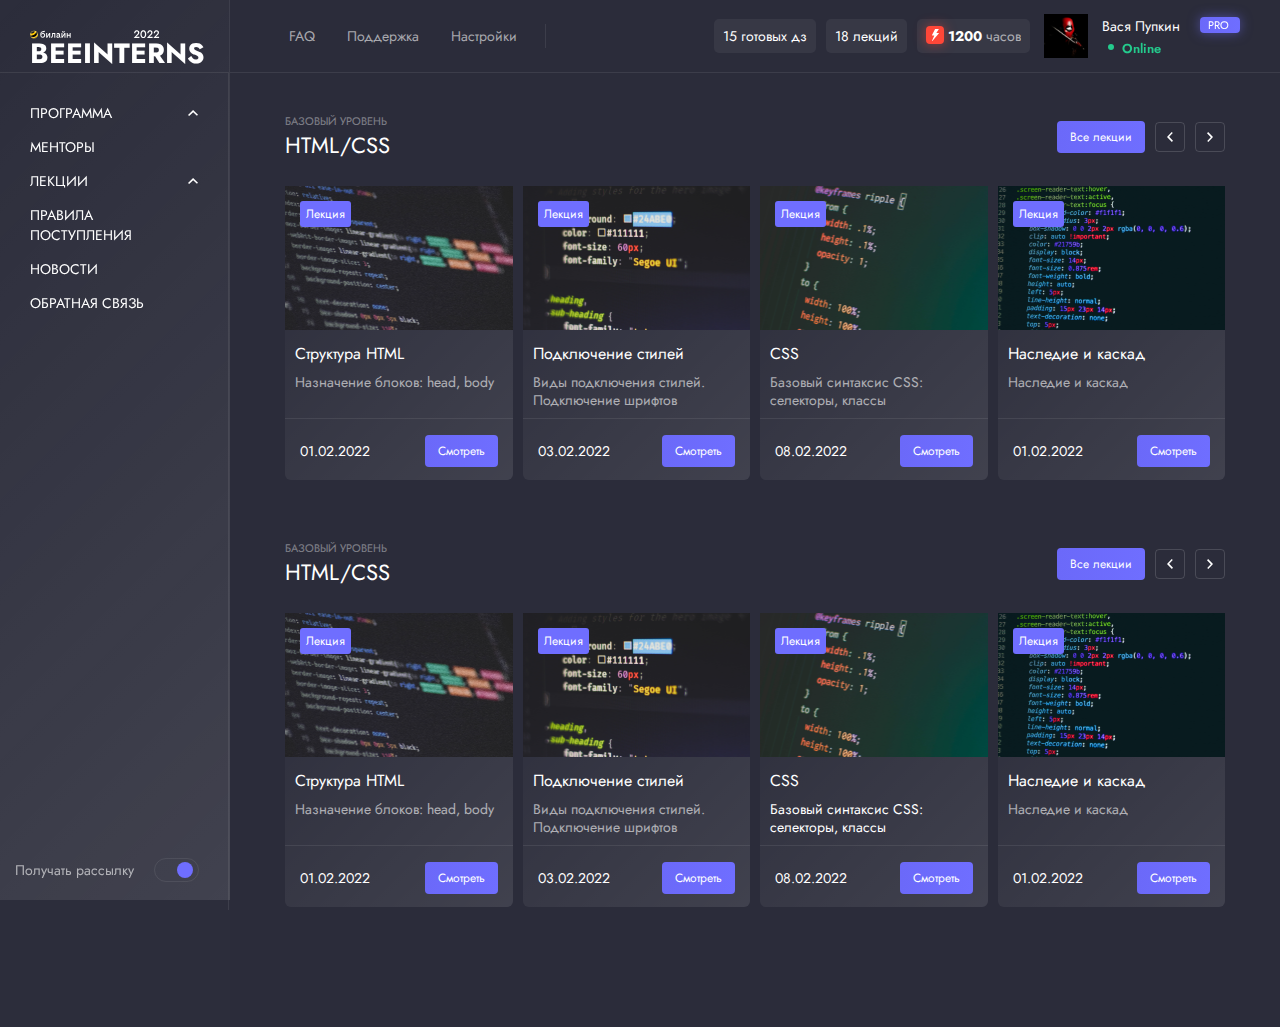
<file: index.html>
<!DOCTYPE html>
<html lang="ru">
<head>
    <meta charset="UTF-8">
    <meta http-equiv="X-UA-Compatible" content="IE=edge">
    <meta name="viewport" content="width=device-width, initial-scale=1.0">
    <meta name="author" content="Denis Nozdrevatykh">
    <meta name="discription" content="Final work">
    <link rel="stylesheet" href="../css/common.css">
    <link rel="stylesheet" href="../css/header.css">
    <link rel="stylesheet" href="../css/main.css">
    <link rel="stylesheet" href="../css/aside.css">
    <link rel="stylesheet" href="../css/fonts.css">
    <title>BeeInterns</title>
</head>
<body>
    <header class="header">
            <div class="header-topbar">
                <div class="header-nav">
                    <a class="header-link" tabindex="0">FAQ</a>
                    <a class="header-link" tabindex="0">Поддержка</a>
                    <a class="header-link" tabindex="0">Настройки</a>
                </div>
                <div class="header-profile">
                    <div class="header-profile-statistics">
                        <ul class="statistics-list">
                            <li class="statistics-list-item white-text">15 готовых дз</li>
                            <li class="statistics-list-item white-text">18 лекций</li>
                            <li class="statistics-list-item">
                                <div class="list-item-icon"><img class="icon" src="../images/icon-1.svg" alt="Иконка"></div>
                                <b>1200</b><span class="gray-text"> часов</span>
                            </li>
                        </ul>
                    </div>
                    <div class="header-profile-user">
                        <img src="../images/mulyadi-kL4coQHVj_A-unsplash.svg" alt="аватарка">
                        <div class="user">
                            <span class="user-name">Вася Пупкин</span>
                            <span class="user-status">Online</span>
                        </div>
                        
                    </div>
                </div>
            </div>     
    </header>
    <div class="container">
    <main class="main">
        <div class="lecture-block">
            <div class="lecture-block-header">
                <div class="lecture-block-title">
                    <h3 class="gray-title">Базовый уровень</h3>
                    <h2 class="white-title">html/css</h2>
                </div>
                <div class="lecture-buttons">
                    <button class="lecture-button">Все лекции</button>
                    <button class="lecture-small-buttons">
                        <img class="small-buttons-icon" src="../images/Combined-Shape.svg" alt="назад">
                    </button>
                    <button class="lecture-small-buttons rotate-180">
                        <img class="small-buttons-icon" src="../images/Combined-Shape.svg" alt="далее">
                    </button>
                </div>
            </div>
            <ul class="lecture-list">
                <li class="lecture-list-item">
                    <div class="lecture-list-item-image"></div>
                    <div class="lecture-list-item-text">
                        <h3 class="lecture-list-item-title">Структура HTML</h3>
                        <p class="gray-text">Назначение блоков: head, body</p>
                    </div>
                    <div class="lecture-list-item-date">
                        <span class="white-text">01.02.2022</span>
                        <button class="lecture-button">Смотреть</button>
                    </div>
                </li>
                <li class="lecture-list-item">
                    <div class="lecture-list-item-image"></div>
                    <div class="lecture-list-item-text">
                        <h3 class="lecture-list-item-title">Подключение стилей</h3>
                        <p class="gray-text">Виды подключения стилей.<br>Подключение шрифтов</p>
                    </div>
                    <div class="lecture-list-item-date">
                        <span class="white-text">03.02.2022</span>
                        <button class="lecture-button">Смотреть</button>
                    </div>
                </li>
                <li class="lecture-list-item">
                    <div class="lecture-list-item-image"></div>
                    <div class="lecture-list-item-text">
                        <h3 class="lecture-list-item-title">CSS</h3>
                        <p class="gray-text">Базовый синтаксис CSS:<br>селекторы, классы</p>
                    </div>
                    <div class="lecture-list-item-date">
                        <span class="white-text">08.02.2022</span>
                        <button class="lecture-button">Смотреть</button>
                    </div>
                </li>
                <li class="lecture-list-item">
                    <div class="lecture-list-item-image"></div>
                    <div class="lecture-list-item-text">
                        <h3 class="lecture-list-item-title">Наследие и каскад</h3>
                        <p class="gray-text">Наследие и каскад</p>
                    </div>
                    <div class="lecture-list-item-date">
                        <span class="white-text">01.02.2022</span>
                        <button class="lecture-button">Смотреть</button>
                    </div>
                </li>
            </ul>
            <div class="lecture-block-header">
                <div class="lecture-block-title">
                    <h3 class="gray-title">Базовый уровень</h3>
                    <h2 class="white-title">html/css</h2>
                </div>
                <div class="lecture-buttons">
                    <div class="lecture-button">Все лекции</div>
                    <button class="lecture-small-buttons">
                        <img class="small-buttons-icon" src="../images/Combined-Shape.svg" alt="назад">
                    </button>
                    <button class="lecture-small-buttons rotate-180">
                        <img class="small-buttons-icon " src="../images/Combined-Shape.svg" alt="далее">
                    </button>
                </div>
            </div>
            <ul class="lecture-list">
                <li class="lecture-list-item">
                    <div class="lecture-list-item-image"></div>
                    <div class="lecture-list-item-text">
                        <h3 class="lecture-list-item-title">Структура HTML</h3>
                        <p class="gray-text">Назначение блоков: head, body</p>
                    </div>
                    <div class="lecture-list-item-date">
                        <span class="white-text">01.02.2022</span>
                        <button class="lecture-button">Смотреть</button>
                    </div>
                </li>
                <li class="lecture-list-item">
                    <div class="lecture-list-item-image"></div>
                    <div class="lecture-list-item-text">
                        <h3 class="lecture-list-item-title">Подключение стилей</h3>
                        <p class="gray-text">Виды подключения стилей.<br>Подключение шрифтов</p>
                    </div>
                    <div class="lecture-list-item-date">
                        <span class="white-text">03.02.2022</span>
                        <button class="lecture-button">Смотреть</button>
                    </div>
                </li>
                <li class="lecture-list-item">
                    <div class="lecture-list-item-image"></div>
                    <div class="lecture-list-item-text">
                        <h3 class="lecture-list-item-title">CSS</h3>
                        <p class="white-text">Базовый синтаксис CSS:<br>селекторы, классы</p>
                    </div>
                    <div class="lecture-list-item-date">
                        <span class="white-text">08.02.2022</span>
                        <button class="lecture-button">Смотреть</button>
                    </div>
                </li>
                <li class="lecture-list-item">
                    <div class="lecture-list-item-image"></div>
                    <div class="lecture-list-item-text">
                        <h3 class="lecture-list-item-title">Наследие и каскад</h3>
                        <p class="gray-text">Наследие и каскад</p>
                    </div>
                    <div class="lecture-list-item-date">
                        <span class="white-text">01.02.2022</span>
                        <button class="lecture-button">Смотреть</button>
                    </div>
                </li>
            </ul>
        </div>  
    </main>
    <aside class="side">
        <div class="side-bar-header">
            <div class="white-title-big-suptitle">
                <img src="../images/Beeline_2021.svg" alt="Лого beeline">
                <img src="../images/2022.svg" alt="Год">
             </div>
            <h1 class="white-title-big"><a href="https://beeline-interns.ru/?utm_source=ip&utm_medium=Profenture&utm_campaign=tg-post">beeinterns</a></h1>
        </div>
    <div class="sidebar">
        <nav class="sidebar-nav">
            <ul class="sidebar-nav-menu">
                <li class="show-submenu">
                   <div class="menu-item uppercase"><span class="white-text"><a href="#">программа</a></span><img src="../images/pointer.svg" alt="далее"></div>
                </li>
                <li>
                    <div class="menu-item uppercase"><span class="white-text"><a href="#">менторы</a></span></div>
                </li>
                <li class="submenu show-submenu" tabindex="0">
                    <div class="menu-item uppercase"><span class="white-text"><a href="#">лекции</a></span><img src="../images/pointer.svg" alt="далее"></div>
                    <ul class="sidebar-nav-submenu">
                        <li>
                            <svg class="sub-menu-icon" width="18" height="18" viewBox="0 0 18 18" fill="none" xmlns="http://www.w3.org/2000/svg">
                            <path opacity="0.5" fill-rule="evenodd" clip-rule="evenodd" d="M3.96574 2.89327C3.8451 3.11518 3.69276 3.32165 3.50903 3.50536C3.31637 3.69774 3.09803 3.85472 2.86394 3.97857C2.5842 4.12662 2.80533 4.44373 2.80533 4.44373C3.09165 4.8793 3.35272 5.31692 3.56858 5.69816L2.11942 7.14598H0.712574C0.442009 7.14598 0.222679 7.36547 0.222679 7.63607C0.222679 7.90654 0.442009 8.12603 0.712574 8.12603H2.32201C2.45226 8.12603 2.57675 8.07443 2.66862 7.98264L7.96448 2.69282C8.05646 2.60084 8.10807 2.47606 8.10807 2.34619V0.729117C8.10807 0.458396 7.88868 0.239339 7.61805 0.239339C7.34718 0.239339 7.12779 0.458334 7.12779 0.729117V2.14307L5.6844 3.58443C5.29481 3.35452 4.84194 3.07264 4.39323 2.76266C4.39317 2.76278 4.13613 2.57982 3.96574 2.89327ZM1.64956 3.29473C1.2088 3.29473 0.794574 3.12331 0.482699 2.81196C0.171382 2.50093 0 2.08719 0 1.64734C0 1.20717 0.171444 0.793805 0.482699 0.482832C0.794512 0.171736 1.2088 0.000124454 1.64956 4.76837e-07C2.09008 4.76837e-07 2.50437 0.171798 2.81593 0.482832C3.1275 0.793867 3.29913 1.20736 3.29913 1.64734C3.29913 2.08725 3.12744 2.50099 2.81593 2.81196C2.50443 3.12331 2.09008 3.29473 1.64956 3.29473ZM6.26287 6.69248C6.04565 6.47547 5.69023 6.47547 5.47301 6.69242L4.92655 7.23827C4.70933 7.45521 4.70933 7.81028 4.92655 8.02723L14.255 17.3448C14.4722 17.5618 14.9001 17.762 15.2058 17.7898L17.4923 17.9977C17.7981 18.0255 18.0255 17.7981 17.9977 17.4924L17.7902 15.2105C17.7624 14.9048 17.5619 14.4772 17.3447 14.2601L8.01571 4.94145C7.79849 4.7245 7.44307 4.7245 7.22585 4.94145L6.67864 5.48804C6.46142 5.70499 6.46142 6.06006 6.67864 6.27707L14.4892 14.0795C14.6042 14.1941 14.6043 14.3804 14.4894 14.4951C14.3747 14.6101 14.1883 14.6101 14.0732 14.4953L6.26287 6.69248Z" fill="white"/>
                            </svg>
                            <span class="gray-text"><a href="#">HTML/CSS</a></span>
                        </li>
                        <li>
                            <svg class="sub-menu-icon" width="12" height="18" viewBox="0 0 12 18" fill="none" xmlns="http://www.w3.org/2000/svg">
                            <path opacity="0.5" fill-rule="evenodd" clip-rule="evenodd" d="M10.3401 8.90373L11.3563 9.83386C11.7239 10.1685 12.0002 10.8175 12 11.3112V14.9304C12 15.4073 11.7225 15.6207 11.4357 15.6207C11.2918 15.6207 11.1542 15.5712 11.004 15.4735L9.04082 14.1973C8.97158 14.1523 8.90518 14.0976 8.84179 14.0369L6.63545 17.6156C6.48466 17.8602 6.26266 18 6.02629 18C5.79 18 5.568 17.8587 5.41713 17.6141L3.21079 14.0331C3.14739 14.0938 3.08084 14.1445 3.01161 14.1895L1.04834 15.4578C0.898026 15.5554 0.7485 15.5891 0.604579 15.5891H0.603789C0.317053 15.5891 0 15.4073 0 14.9305V11.3113C0 10.8175 0.302526 10.1685 0.670105 9.83386L1.70668 8.90366C1.68087 8.43957 1.67021 8.06254 1.67021 7.85269C1.67021 4.7203 3.17432 1.82226 5.69416 0.100478C5.78874 0.0357291 5.90629 0 6.02558 0C6.14661 0 6.26061 0.034715 6.35684 0.100556C8.87668 1.82234 10.3795 4.72038 10.3795 7.85269C10.3795 8.06262 10.3659 8.43957 10.3401 8.90373ZM4.53016 6.54499C4.53016 7.36161 5.20011 8.02353 6.02645 8.02353C6.85279 8.02353 7.52274 7.36161 7.52274 6.54499C7.52274 5.72836 6.85287 5.06644 6.02645 5.06644C5.20003 5.06644 4.53016 5.72844 4.53016 6.54499Z" fill="white"/>
                            </svg>
                            <span class="gray-text"><a href="#">GIT</a></span>
                        </li>
                        <li>
                            <svg class="sub-menu-icon" width="14" height="18" viewBox="0 0 14 18" fill="none" xmlns="http://www.w3.org/2000/svg">
                            <path opacity="0.5" d="M0 4.14678V4.52384C0.000142097 6.23524 0.00113678 17.974 0.00113678 17.974C0.102402 17.9842 3.83662 18.0069 5.62485 17.9896C5.81026 17.9878 6.06139 17.892 6.16486 17.7537C6.38054 17.4655 6.18298 17.2454 5.93376 17.0536C4.9069 16.2635 4.97925 14.759 6.06814 14.1122C6.88793 13.6251 7.91109 13.8341 8.46609 14.6022C9.01321 15.3594 8.86945 16.4042 8.13508 17.0055C8.04412 17.0801 7.93795 17.1418 7.86384 17.23C7.63935 17.497 7.77444 17.8927 8.11497 17.9836C8.17104 17.9985 8.2323 17.9989 8.29121 17.9989C10.0677 17.9999 11.8442 17.9999 13.6207 18H13.9975V17.6566C13.9975 15.9335 13.9953 14.2103 13.9997 12.4872C14.0004 12.2136 13.9761 11.9609 13.6767 11.8504C13.3692 11.7369 13.1995 11.9294 13.0297 12.1447C12.3559 12.9987 11.1546 13.095 10.3666 12.3658C9.61177 11.6674 9.62044 10.4567 10.3853 9.76811C11.174 9.058 12.3595 9.1564 13.0217 9.99536C13.191 10.2098 13.3593 10.4074 13.6663 10.3026C13.9671 10.2 14.0008 9.94985 14 9.67323C13.995 7.93841 13.9975 6.20352 13.9975 4.46863V4.14692H13.5967C11.8675 4.14692 10.1384 4.14439 8.40932 4.14952C8.12904 4.15036 7.87876 4.11583 7.77735 3.81585C7.68056 3.52952 7.85666 3.36338 8.06701 3.20239C8.94087 2.5335 9.04839 1.36179 8.31665 0.571428C7.61632 -0.184956 6.39383 -0.191357 5.6925 0.557713C4.9565 1.34399 5.05436 2.52175 5.92055 3.19317C6.12791 3.35396 6.31615 3.51503 6.22541 3.80235C6.12478 4.12075 5.8595 4.15072 5.56715 4.14973C3.83804 4.14396 2.10887 4.14685 0.379761 4.14678H0Z" fill="white"/>
                            </svg>
                            <span class="gray-text"><a href="#">JavaScript</a></span>
                        </li>
                        <li>
                            <svg class="sub-menu-icon" width="12" height="17" viewBox="0 0 12 17" fill="none" xmlns="http://www.w3.org/2000/svg">
                            <path opacity="0.5" fill-rule="evenodd" clip-rule="evenodd" d="M0.0399521 0.395964C0.0393226 0.676407 0.0387091 0.949762 0.0412493 1.22305C0.0426296 1.37131 0.0316702 1.52445 0.0207034 1.67769C-0.00513054 2.03868 -0.0310056 2.40023 0.104283 2.69995C0.23223 2.98355 0.50909 3.20875 0.787775 3.43543C0.928704 3.55006 1.0701 3.66507 1.19294 3.7882C1.36272 3.95825 1.54502 4.01631 1.79339 4.01551C2.34701 4.01391 2.90067 4.01124 3.45434 4.00857C5.45603 3.99892 7.45783 3.98926 9.45834 4.03021C10.2765 4.04697 10.8474 3.83768 11.4004 3.29169C11.8185 2.87864 12.0415 2.49791 11.9936 1.92998C11.9563 1.48753 11.9649 1.04184 11.9736 0.592311C11.9775 0.395624 11.9813 0.198203 11.9813 0H8.7227V0.966619H7.63535V0.00498772H4.36953V0.964092H3.27885V0.00984243H0.0405256C0.0405256 0.140439 0.0402372 0.268929 0.0399521 0.395964ZM2.22377 5.98054H9.78741V5.0342H2.22377V5.98054ZM1.15661 13.9656H10.8782V13.008H1.15661V13.9656ZM11.9587 17H0.0622365V15.0114H11.9587V17ZM2.2973 11.9773H9.72488L8.82337 7.01439H3.19801L2.2973 11.9773Z" fill="white"/>
                            </svg>
                            <span class="gray-text"><a href="#">React</a></span>
                        </li>
                        <li>
                            <svg class="sub-menu-icon" width="16" height="18" viewBox="0 0 16 18" fill="none" xmlns="http://www.w3.org/2000/svg">
                            <path opacity="0.5" fill-rule="evenodd" clip-rule="evenodd" d="M5.47806 1.38347C5.27109 1.50305 5.06317 1.62318 4.85372 1.74383C4.87113 1.76313 4.88447 1.77956 4.89569 1.7934C4.91502 1.81722 4.9281 1.83333 4.94492 1.84306L5.42788 2.12251L5.42793 2.12254L5.42794 2.12255C6.2347 2.58959 7.04143 3.05662 7.85571 3.51031C7.94534 3.5602 8.12518 3.5216 8.22878 3.46344C9.02652 3.01611 9.81845 2.55844 10.6103 2.10082L10.6104 2.10074L10.9251 1.91893C10.9746 1.89029 11.0199 1.85435 11.0673 1.81673L11.0673 1.81672L11.0674 1.81661C11.0899 1.79874 11.1129 1.78049 11.1371 1.76246C11.1192 1.74754 11.1057 1.73569 11.0948 1.72611L11.0948 1.72609C11.0768 1.71021 11.0658 1.70054 11.0533 1.69337L10.8643 1.58437C10.2645 1.23858 9.66464 0.89277 9.064 0.548466C8.95988 0.488784 8.85548 0.415323 8.75098 0.34179C8.50725 0.170281 8.26296 -0.00161864 8.0203 1.15032e-05C7.76077 0.00178307 7.50073 0.176782 7.24291 0.350293C7.14123 0.418719 7.0399 0.486913 6.93908 0.544161C6.45246 0.820474 5.96795 1.10041 5.47806 1.38347ZM1.20161 3.84085C0.984807 3.96571 0.765749 4.09186 0.543744 4.21951C0.758241 4.34288 0.970633 4.4653 1.18143 4.5868L1.18352 4.588L1.184 4.58828C2.01133 5.06513 2.81419 5.52787 3.62366 5.97893C3.70394 6.02368 3.87257 5.96813 3.97298 5.91153C4.80329 5.44333 5.62885 4.96672 6.45435 4.49015L6.45438 4.49013L6.45442 4.49011L6.45445 4.49009L6.45463 4.48999L6.70188 4.34726C6.74434 4.32272 6.78272 4.29122 6.8271 4.25478L6.82713 4.25476C6.84989 4.23607 6.87422 4.21609 6.9015 4.19509C6.69342 4.07563 6.48663 3.95673 6.2808 3.83838L6.27929 3.83751L6.27852 3.83707L6.27851 3.83706C5.47671 3.37603 4.68953 2.92341 3.89781 2.47873C3.81648 2.43307 3.66401 2.4342 3.58239 2.48014C2.79647 2.92239 2.01501 3.37242 1.20177 3.84076L1.20164 3.84083L1.20163 3.84084L1.20161 3.84085ZM11.1999 6.66651C10.9786 6.79359 10.7599 6.91929 10.5434 7.04381L10.5433 7.04385L10.5432 7.04393C9.73318 7.50972 8.95205 7.95889 8.1666 8.40059C8.08349 8.44732 7.9306 8.45536 7.8504 8.41033C7.0499 7.96093 6.25411 7.50326 5.43585 7.03266L5.43542 7.03242C5.22552 6.9117 5.01415 6.79014 4.80083 6.66764L5.22993 6.41949L5.23022 6.41933L5.23098 6.41889C5.54172 6.23913 5.8411 6.06595 6.14082 5.89334C6.2614 5.82389 6.38186 5.75422 6.50231 5.68456L6.50238 5.68452L6.50244 5.68448L6.50251 5.68445L6.50257 5.68441L6.50264 5.68437L6.50271 5.68433L6.50277 5.6843C6.9226 5.4415 7.3424 5.19871 7.76729 4.96504C7.86756 4.90992 8.03534 4.86002 8.11697 4.90547C8.92392 5.35542 9.7245 5.8167 10.5498 6.2922C10.7646 6.41599 10.9811 6.54074 11.1999 6.66651ZM8.5319 12.4023L8.53209 13.0979C8.75656 12.9691 8.9783 12.8421 9.19777 12.7165L9.19785 12.7164C10.0188 12.2464 10.8081 11.7946 11.59 11.3304C11.6785 11.2779 11.7296 11.0973 11.7309 10.9755C11.7405 10.0831 11.7387 9.19051 11.7368 8.29799L11.736 7.90818C11.7359 7.85098 11.7287 7.79376 11.7198 7.72401L11.7198 7.72399L11.7198 7.72394L11.7198 7.72386C11.7151 7.687 11.7099 7.64665 11.7052 7.60096L11.1369 7.9266C10.3003 8.40584 9.48466 8.87312 8.67242 9.34633C8.60541 9.38529 8.53854 9.49115 8.53797 9.56639C8.53114 10.497 8.53151 11.4277 8.5319 12.4023ZM6.69782 12.648C6.94035 12.7916 7.18471 12.9364 7.43358 13.0788C7.43943 13.0462 7.44548 13.0183 7.45087 12.9934L7.45087 12.9934C7.46077 12.9478 7.46842 12.9125 7.46847 12.8773L7.46973 12.3259C7.47202 11.4278 7.47431 10.5298 7.45989 9.63199C7.45804 9.51631 7.33799 9.35991 7.22906 9.29541C6.46456 8.84216 5.69267 8.40124 4.92083 7.96036L4.92062 7.96024L4.92061 7.96024L4.53399 7.73932C4.485 7.71129 4.43171 7.69067 4.36817 7.66609L4.36817 7.66609C4.33523 7.65335 4.29954 7.63954 4.26027 7.62308C4.26027 7.91167 4.26487 8.19625 4.26943 8.47781C4.27988 9.12411 4.29008 9.75446 4.24374 10.3807C4.19453 11.0463 4.41209 11.4202 5.01266 11.7115C5.58668 11.99 6.13736 12.3161 6.69778 12.648L6.69782 12.648ZM8.56076 17.9483C8.55683 17.9165 8.55227 17.8866 8.54792 17.8582C8.53913 17.8007 8.53119 17.7488 8.53104 17.6969C8.53014 17.3643 8.53019 17.0317 8.53024 16.6991V16.6988C8.53033 16.0099 8.53043 15.321 8.52211 14.6322C8.51934 14.4019 8.59657 14.2765 8.79924 14.1635C9.41202 13.8219 10.0195 13.4709 10.627 13.1198L10.627 13.1198L10.6271 13.1198L10.6271 13.1198L10.6271 13.1197L10.6272 13.1197L10.6272 13.1197L10.6273 13.1197L10.6273 13.1197L10.6273 13.1196L10.6274 13.1196L10.6275 13.1195L10.6276 13.1195L10.6276 13.1195L10.6277 13.1194L10.6278 13.1194L10.6279 13.1193L10.628 13.1193L10.628 13.1192C10.8968 12.9639 11.1657 12.8086 11.435 12.654C11.4861 12.6247 11.54 12.6 11.6094 12.5682L11.6094 12.5682L11.6095 12.5682C11.6468 12.551 11.6887 12.5318 11.7371 12.5087V13.8365C11.7371 14.0109 11.7377 14.1852 11.7383 14.3596V14.3596V14.3596V14.3596V14.3597V14.3597V14.3597V14.3597V14.3597V14.3597C11.74 14.8665 11.7418 15.3732 11.7289 15.8796C11.7257 16.0055 11.65 16.1847 11.5503 16.2444C10.7795 16.7064 10.0005 17.1548 9.22139 17.6031C9.0515 17.7009 8.88161 17.7987 8.7118 17.8966C8.68725 17.9107 8.65917 17.9188 8.62412 17.9289L8.6241 17.9289L8.62408 17.9289C8.60518 17.9344 8.58425 17.9404 8.56076 17.9483ZM6.83505 17.6365L7.46519 18L7.46545 17.282V17.2819C7.46598 16.3112 7.46649 15.3875 7.45782 14.4638C7.45704 14.3836 7.36861 14.2742 7.2911 14.229C6.32762 13.6671 5.35879 13.1142 4.39002 12.5612L4.38052 12.5558C4.36441 12.5467 4.34188 12.5486 4.31249 12.5511L4.31246 12.5511C4.29633 12.5525 4.27812 12.5541 4.25777 12.5541L4.25752 13.2431C4.25704 14.1548 4.25655 15.0637 4.2638 15.9726C4.26444 16.0584 4.32897 16.1809 4.40116 16.2234C5.19717 16.692 5.99742 17.1535 6.83505 17.6365ZM0.6084 5.48204L0.00424071 5.13505C0.00424071 5.3879 0.00401374 5.63766 0.00378901 5.88494C0.00291867 6.84264 0.00208199 7.76328 0.0145941 8.68367C0.0158705 8.77436 0.148124 8.89039 0.246907 8.94833C0.971156 9.373 1.69975 9.79034 2.42831 10.2077L2.81582 10.4297C2.88623 10.47 2.95849 10.507 3.04492 10.5513L3.04501 10.5514L3.04503 10.5514L3.04504 10.5514C3.09055 10.5747 3.13998 10.6 3.19514 10.6289L3.19532 9.95589C3.19573 8.98075 3.19612 8.03734 3.18861 7.09399C3.18805 7.0227 3.10926 6.92538 3.04033 6.88522C2.24433 6.42138 1.44527 5.96257 0.60871 5.48222L0.608589 5.48215L0.608575 5.48214L0.6084 5.48204ZM12.8015 10.6471L12.8013 9.94374C12.8009 8.97153 12.8006 8.04359 12.8073 7.1157C12.8078 7.04117 12.8732 6.93622 12.9392 6.89768C13.7403 6.42943 14.5447 5.96692 15.3841 5.48434L15.3842 5.48427L15.9945 5.13326V5.98597C15.9945 6.18899 15.9947 6.39201 15.9949 6.59504C15.9955 7.24889 15.9961 7.90273 15.99 8.55653C15.989 8.66091 15.9589 8.81872 15.8879 8.86064C15.0848 9.33563 14.2756 9.80036 13.4292 10.2864L13.4289 10.2866L13.4288 10.2866L13.4286 10.2867C13.222 10.4054 13.0131 10.5254 12.8015 10.6471ZM15.4542 4.21941L14.8499 4.56694C14.0163 5.04644 13.2106 5.50992 12.4017 5.96774C12.3335 6.00635 12.208 6.01475 12.1429 5.97798C11.3207 5.5131 10.5021 5.04181 9.65758 4.55562L9.65704 4.55532L9.06445 4.21426C9.33149 4.06068 9.59609 3.91197 9.8578 3.76487C10.4779 3.41632 11.0819 3.07686 11.6639 2.70348C12.1025 2.42195 12.4275 2.43656 12.8594 2.71252C13.4368 3.08146 14.0352 3.41797 14.6546 3.76633L14.6546 3.76633C14.9173 3.9141 15.1839 4.064 15.4542 4.21941ZM0.00112761 10.0343L0.481047 10.3106L0.482656 10.3115C0.851432 10.5239 1.19381 10.721 1.53641 10.9178C1.66944 10.9942 1.80288 11.0699 1.93631 11.1456L1.93648 11.1457C2.28411 11.3429 2.63169 11.5402 2.97191 11.7494C3.07232 11.8111 3.18387 11.9541 3.18529 12.0611C3.19767 12.9782 3.1953 13.8956 3.19292 14.8129V14.8129L3.1916 15.3706C3.19156 15.3909 3.18454 15.4112 3.17423 15.441L3.17423 15.4411C3.16824 15.4584 3.16114 15.4789 3.15366 15.5045C3.07188 15.4587 2.99121 15.4138 2.91138 15.3694L2.9111 15.3692L2.91106 15.3692C2.74232 15.2753 2.57734 15.1834 2.41354 15.0896L2.02144 14.8654L2.02137 14.8654C1.42668 14.5256 0.832022 14.1859 0.243368 13.8361C0.139551 13.7744 0.0129702 13.6387 0.011481 13.5356C-0.00146387 12.6457 -0.000480258 11.7556 0.000552769 10.8207C0.000838301 10.5623 0.00112761 10.3005 0.00112761 10.0343ZM15.9945 10.723C15.9945 10.5007 15.9946 10.2725 15.9946 10.0357C15.7658 10.1672 15.5406 10.2964 15.3181 10.424C14.5034 10.8912 13.7268 11.3367 12.9572 11.7939C12.8678 11.847 12.811 12.0224 12.8089 12.1423C12.799 12.7153 12.8002 13.2885 12.8014 13.8618C12.8017 14.0515 12.8021 14.2411 12.8021 14.4308V15.5022C12.8371 15.4894 12.8655 15.48 12.8892 15.4721C12.9297 15.4587 12.9569 15.4497 12.9812 15.4358C13.1568 15.3352 13.3326 15.2348 13.5084 15.1344C14.2726 14.6978 15.0368 14.2611 15.7933 13.8116C15.8959 13.7506 15.9813 13.5789 15.9877 13.4541C16.0039 13.1358 16.0006 12.8166 15.9973 12.4972C15.996 12.3703 15.9947 12.2434 15.9946 12.1165C15.9944 11.6612 15.9944 11.2059 15.9945 10.723Z" fill="white"/>
                            </svg>
                            <span class="gray-text"><a href="#">Angular</a></span>
                        </li>
                        <li>
                            <svg class="sub-menu-icon" width="16" height="16" viewBox="0 0 16 16" fill="none" xmlns="http://www.w3.org/2000/svg">
                            <path opacity="0.5" fill-rule="evenodd" clip-rule="evenodd" d="M5.67559 0.355906C6.42044 0.124969 7.21144 0 8.03125 0C10.3174 0 12.376 0.973156 13.8305 2.52038C13.3343 3.93756 12.508 5.44041 11.1511 6.42287C10.6065 3.65766 8.62344 1.26122 5.67559 0.355906ZM1.80737 2.92225C2.45012 2.13891 3.23931 1.48094 4.13228 0.988187C7.21984 1.35775 9.82475 3.75756 10.2933 6.93313C9.72162 7.20684 9.06884 7.38806 8.33488 7.462C7.30816 4.88841 4.575 3.43053 1.80737 2.92225ZM14.5286 3.37119C13.3289 6.38069 11.1751 8.15853 8.33912 8.409C7.82288 9.42431 7.56887 10.3906 7.56437 11.287C11.4196 11.5126 14.6156 8.98844 15.6452 5.61709C15.3937 4.80422 15.0106 4.05034 14.5286 3.37119ZM7.62997 12.2282C11.3414 12.3944 14.4485 10.2935 15.9674 7.32422C15.9846 7.53744 16 7.75119 16 7.96875C16 11.8898 13.1508 15.2132 9.41566 15.8714C8.45806 14.8793 7.82538 13.6054 7.62997 12.2282ZM6.625 11.3125C6.625 10.2363 6.91066 9.11406 7.52175 7.92984C7.26031 7.21847 6.84581 6.60731 6.33116 6.08203C3.39225 8.38541 2.94053 12.6836 5.32088 15.5267C6.15963 15.8275 7.09025 16 8.03125 16C8.07805 16 8.12402 15.9968 8.16999 15.9936C8.20435 15.9912 8.23871 15.9888 8.27341 15.9878C7.22837 14.6769 6.625 13.0356 6.625 11.3125ZM1.2045 3.77666C2.78466 4.003 4.41322 4.54919 5.62228 5.45887C2.86187 7.72469 2.04734 11.591 3.62909 14.7058C1.44769 13.2825 0 10.7621 0 7.96875C0 6.42975 0.445875 4.99625 1.2045 3.77666Z" fill="white"/>
                            </svg>
                            <span class="gray-text"><a href="#">Data</a></span></li>    
                   </ul>
                </li>
                <li>
                    <div class="menu-item uppercase"><span class="white-text"><a href="#">правила поступления</a></span></div>
                </li>
                <li>
                    <div class="menu-item uppercase"><span class="white-text"><a href="#">новости</a></span></div>
                </li>
                <li>
                    <div class="menu-item uppercase"><span class="white-text"><a href="#">обратная связь</a></span></div>
                </li>
            </ul>
        </nav>
        <div class="form-group">
            <span class="gray-text">Получать рассылку</span>
            <input type="checkbox" name="switch-box" id="input-switch" checked>
            <label class="switch" for="input-switch"></label>
        </div> 
    </div>  
    </aside>
    </div>
</body>
</html>
</file>
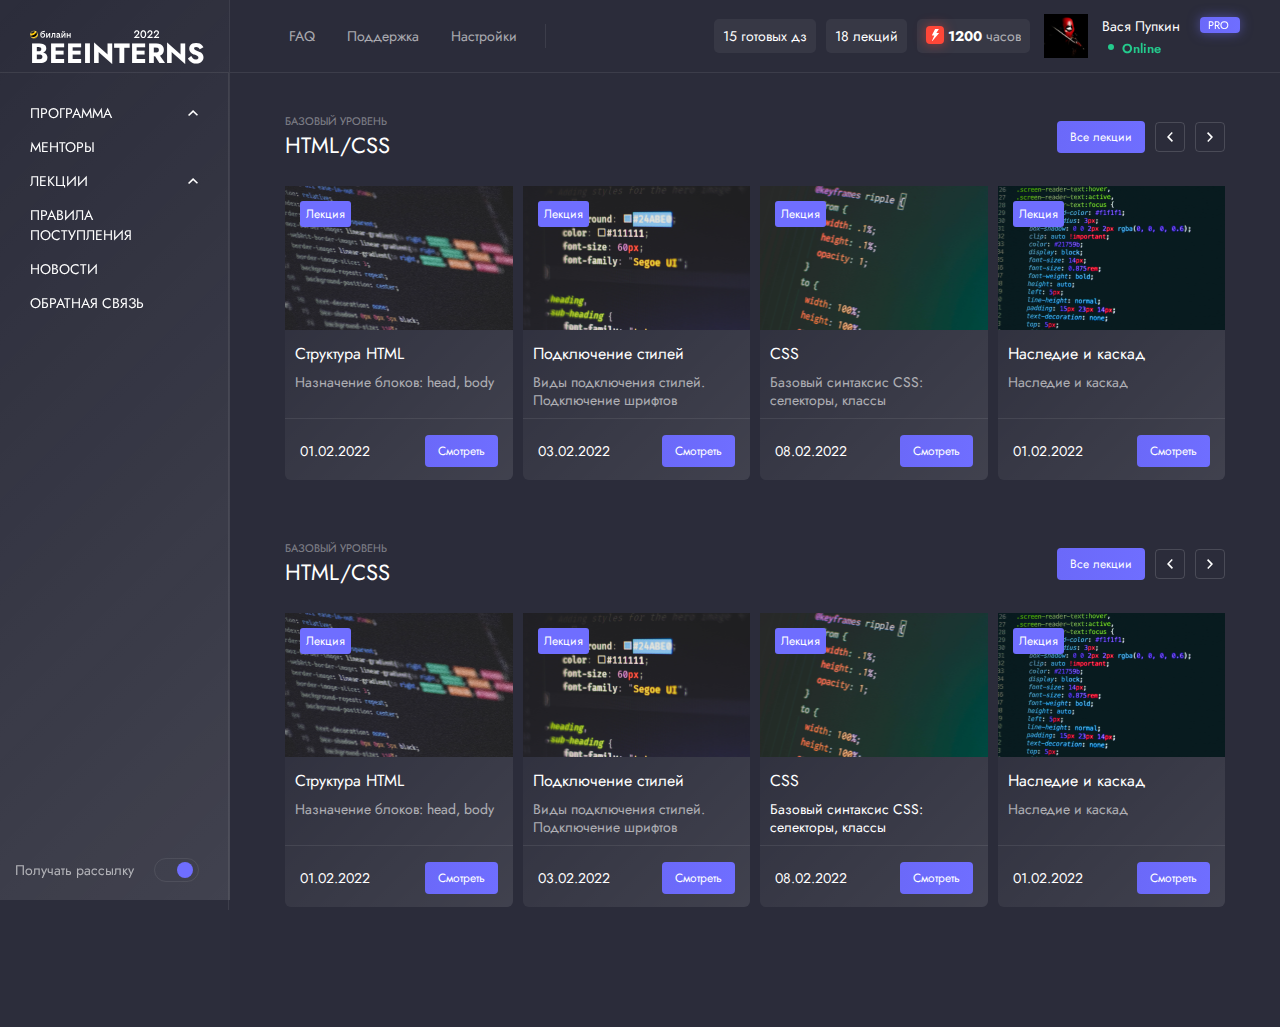
<file: html/index.html>
<!DOCTYPE html>
<html lang="ru">
<head>
    <meta charset="UTF-8">
    <meta http-equiv="X-UA-Compatible" content="IE=edge">
    <meta name="viewport" content="width=device-width, initial-scale=1.0">
    <meta name="author" content="Denis Nozdrevatykh">
    <meta name="discription" content="Final work">
    <link rel="stylesheet" href="../css/style.css">
    <link rel="stylesheet" href="../css/fonts.css">
    <title>Document</title>
</head>
<body>
    <header class="header">
            <div class="header-topbar">
                <div class="header-nav">
                    <a class="header-link">FAQ</a>
                    <a class="header-link">Поддержка</a>
                    <a class="header-link">Настройки</a>
                </div>
                <div class="header-profile">
                    <div class="header-profile-statistics">
                        <ul class="statistics-list">
                            <li class="statistics-list-item white-text">15 готовых дз</li>
                            <li class="statistics-list-item white-text">18 лекций</li>
                            <li class="statistics-list-item">
                                <div class="list-item-icon"><img class="icon" src="../images/icon-1.svg" alt="Иконка"></div>
                                <b>1200</b><span class="gray-text"> часов</span>
                            </li>
                        </ul>
                    </div>
                    <div class="header-profile-user">
                        <img src="../images/mulyadi-kL4coQHVj_A-unsplash.svg" alt="аватарка">
                        <div class="user">
                            <span class="user-name">Вася Пупкин</span>
                            <span class="user-status">Online</span>
                        </div>
                        
                    </div>
                </div>
            </div>     
    </header>
    <div class="container">
    <main class="main">
        <div class="lecture-block">
            <div class="lecture-block-header">
                <div class="lecture-block-title">
                    <h3 class="gray-title">Базовый уровень</h3>
                    <h2 class="white-title">html/css</h2>
                </div>
                <div class="lecture-buttons">
                    <button class="lecture-button">Все лекции</button>
                    <button class="lecture-small-buttons">
                        <img class="small-buttons-icon" src="../images/Combined-Shape.svg" alt="назад">
                    </button>
                    <button class="lecture-small-buttons rotate-180">
                        <img class="small-buttons-icon" src="../images/Combined-Shape.svg" alt="далее">
                    </button>
                </div>
            </div>
            <ul class="lecture-list">
                <li class="lecture-list-item">
                    <div class="lecture-list-item-image"></div>
                    <div class="lecture-list-item-text">
                        <h3 class="lecture-list-item-title">Структура HTML</h3>
                        <p class="gray-text">Назначение блоков: head, body</p>
                    </div>
                    <div class="lecture-list-item-date">
                        <span class="white-text">01.02.2022</span>
                        <button class="lecture-button">Смотреть</button>
                    </div>
                </li>
                <li class="lecture-list-item">
                    <div class="lecture-list-item-image"></div>
                    <div class="lecture-list-item-text">
                        <h3 class="lecture-list-item-title">Подключение стилей</h3>
                        <p class="gray-text">Виды подключения стилей.<br>Подключение шрифтов</p>
                    </div>
                    <div class="lecture-list-item-date">
                        <span class="white-text">03.02.2022</span>
                        <button class="lecture-button">Смотреть</button>
                    </div>
                </li>
                <li class="lecture-list-item">
                    <div class="lecture-list-item-image"></div>
                    <div class="lecture-list-item-text">
                        <h3 class="lecture-list-item-title">CSS</h3>
                        <p class="gray-text">Базовый синтаксис CSS:<br>селекторы, классы</p>
                    </div>
                    <div class="lecture-list-item-date">
                        <span class="white-text">08.02.2022</span>
                        <button class="lecture-button">Смотреть</button>
                    </div>
                </li>
                <li class="lecture-list-item">
                    <div class="lecture-list-item-image"></div>
                    <div class="lecture-list-item-text">
                        <h3 class="lecture-list-item-title">Наследие и каскад</h3>
                        <p class="gray-text">Наследие и каскад</p>
                    </div>
                    <div class="lecture-list-item-date">
                        <span class="white-text">01.02.2022</span>
                        <button class="lecture-button">Смотреть</button>
                    </div>
                </li>
            </ul>

            <div class="lecture-block-header">
                <div class="lecture-block-title">
                    <h3 class="gray-title">Базовый уровень</h3>
                    <h2 class="white-title">html/css</h2>
                </div>
                <div class="lecture-buttons">
                    <div class="lecture-button">Все лекции</div>
                    <button class="lecture-small-buttons">
                        <img class="small-buttons-icon" src="../images/Combined-Shape.svg" alt="назад">
                    </button>
                    <button class="lecture-small-buttons rotate-180">
                        <img class="small-buttons-icon " src="../images/Combined-Shape.svg" alt="далее">
                    </button>
                </div>
            </div>
            <ul class="lecture-list">
                <li class="lecture-list-item">
                    <div class="lecture-list-item-image"></div>
                    <div class="lecture-list-item-text">
                        <h3 class="lecture-list-item-title">Структура HTML</h3>
                        <p class="gray-text">Назначение блоков: head, body</p>
                    </div>
                    <div class="lecture-list-item-date">
                        <span class="white-text">01.02.2022</span>
                        <button class="lecture-button">Смотреть</button>
                    </div>
                </li>
                <li class="lecture-list-item">
                    <div class="lecture-list-item-image"></div>
                    <div class="lecture-list-item-text">
                        <h3 class="lecture-list-item-title">Подключение стилей</h3>
                        <p class="gray-text">Виды подключения стилей.<br>Подключение шрифтов</p>
                    </div>
                    <div class="lecture-list-item-date">
                        <span class="white-text">03.02.2022</span>
                        <button class="lecture-button">Смотреть</button>
                    </div>
                </li>
                <li class="lecture-list-item">
                    <div class="lecture-list-item-image"></div>
                    <div class="lecture-list-item-text">
                        <h3 class="lecture-list-item-title">CSS</h3>
                        <p class="white-text">Базовый синтаксис CSS:<br>селекторы, классы</p>
                    </div>
                    <div class="lecture-list-item-date">
                        <span class="white-text">08.02.2022</span>
                        <button class="lecture-button">Смотреть</button>
                    </div>
                </li>
                <li class="lecture-list-item">
                    <div class="lecture-list-item-image"></div>
                    <div class="lecture-list-item-text">
                        <h3 class="lecture-list-item-title">Наследие и каскад</h3>
                        <p class="gray-text">Наследие и каскад</p>
                    </div>
                    <div class="lecture-list-item-date">
                        <span class="white-text">01.02.2022</span>
                        <button class="lecture-button">Смотреть</button>
                    </div>
                </li>
            </ul>
        </div>  
    </main>
    <aside class="side">
        <div class="side-bar-header">
            <div class="white-title-big-suptitle">
                <img src="../images/Beeline_2021.svg" alt="Лого beeline">
                <img src="../images/2022.svg" alt="Год">
             </div>
            <h1 class="white-title-big"><a href="https://beeline-interns.ru/?utm_source=ip&utm_medium=Profenture&utm_campaign=tg-post">beeinterns</a></h1>
        </div>
    <div class="sidebar">
        <nav class="sidebar-nav">
            <ul class="sidebar-nav-menu">
                <li>
                   <div class="menu-item uppercase"><span class="white-text"><a href="#">программа</a></span><img src="../images/pointer.svg" alt="далее"></div>
                </li>
                <li>
                    <div class="menu-item uppercase"><span class="white-text"><a href="#">менторы</a></span></div>
                </li>
                <li class="submenu">
                    <div class="menu-item uppercase"><span class="white-text"><a href="#">лекции</a></span><img src="../images/pointer.svg" alt="далее"></div>
                    <ul class="sidebar-nav-submenu">
                        <li>
                            <svg class="sub-menu-icon" width="18" height="18" viewBox="0 0 18 18" fill="none" xmlns="http://www.w3.org/2000/svg">
                            <path opacity="0.5" fill-rule="evenodd" clip-rule="evenodd" d="M3.96574 2.89327C3.8451 3.11518 3.69276 3.32165 3.50903 3.50536C3.31637 3.69774 3.09803 3.85472 2.86394 3.97857C2.5842 4.12662 2.80533 4.44373 2.80533 4.44373C3.09165 4.8793 3.35272 5.31692 3.56858 5.69816L2.11942 7.14598H0.712574C0.442009 7.14598 0.222679 7.36547 0.222679 7.63607C0.222679 7.90654 0.442009 8.12603 0.712574 8.12603H2.32201C2.45226 8.12603 2.57675 8.07443 2.66862 7.98264L7.96448 2.69282C8.05646 2.60084 8.10807 2.47606 8.10807 2.34619V0.729117C8.10807 0.458396 7.88868 0.239339 7.61805 0.239339C7.34718 0.239339 7.12779 0.458334 7.12779 0.729117V2.14307L5.6844 3.58443C5.29481 3.35452 4.84194 3.07264 4.39323 2.76266C4.39317 2.76278 4.13613 2.57982 3.96574 2.89327ZM1.64956 3.29473C1.2088 3.29473 0.794574 3.12331 0.482699 2.81196C0.171382 2.50093 0 2.08719 0 1.64734C0 1.20717 0.171444 0.793805 0.482699 0.482832C0.794512 0.171736 1.2088 0.000124454 1.64956 4.76837e-07C2.09008 4.76837e-07 2.50437 0.171798 2.81593 0.482832C3.1275 0.793867 3.29913 1.20736 3.29913 1.64734C3.29913 2.08725 3.12744 2.50099 2.81593 2.81196C2.50443 3.12331 2.09008 3.29473 1.64956 3.29473ZM6.26287 6.69248C6.04565 6.47547 5.69023 6.47547 5.47301 6.69242L4.92655 7.23827C4.70933 7.45521 4.70933 7.81028 4.92655 8.02723L14.255 17.3448C14.4722 17.5618 14.9001 17.762 15.2058 17.7898L17.4923 17.9977C17.7981 18.0255 18.0255 17.7981 17.9977 17.4924L17.7902 15.2105C17.7624 14.9048 17.5619 14.4772 17.3447 14.2601L8.01571 4.94145C7.79849 4.7245 7.44307 4.7245 7.22585 4.94145L6.67864 5.48804C6.46142 5.70499 6.46142 6.06006 6.67864 6.27707L14.4892 14.0795C14.6042 14.1941 14.6043 14.3804 14.4894 14.4951C14.3747 14.6101 14.1883 14.6101 14.0732 14.4953L6.26287 6.69248Z" fill="white"/>
                            </svg>
                            <span class="gray-text"><a href="#">HTML/CSS</a></span>
                        </li>
                        <li>
                            <svg class="sub-menu-icon" width="12" height="18" viewBox="0 0 12 18" fill="none" xmlns="http://www.w3.org/2000/svg">
                            <path opacity="0.5" fill-rule="evenodd" clip-rule="evenodd" d="M10.3401 8.90373L11.3563 9.83386C11.7239 10.1685 12.0002 10.8175 12 11.3112V14.9304C12 15.4073 11.7225 15.6207 11.4357 15.6207C11.2918 15.6207 11.1542 15.5712 11.004 15.4735L9.04082 14.1973C8.97158 14.1523 8.90518 14.0976 8.84179 14.0369L6.63545 17.6156C6.48466 17.8602 6.26266 18 6.02629 18C5.79 18 5.568 17.8587 5.41713 17.6141L3.21079 14.0331C3.14739 14.0938 3.08084 14.1445 3.01161 14.1895L1.04834 15.4578C0.898026 15.5554 0.7485 15.5891 0.604579 15.5891H0.603789C0.317053 15.5891 0 15.4073 0 14.9305V11.3113C0 10.8175 0.302526 10.1685 0.670105 9.83386L1.70668 8.90366C1.68087 8.43957 1.67021 8.06254 1.67021 7.85269C1.67021 4.7203 3.17432 1.82226 5.69416 0.100478C5.78874 0.0357291 5.90629 0 6.02558 0C6.14661 0 6.26061 0.034715 6.35684 0.100556C8.87668 1.82234 10.3795 4.72038 10.3795 7.85269C10.3795 8.06262 10.3659 8.43957 10.3401 8.90373ZM4.53016 6.54499C4.53016 7.36161 5.20011 8.02353 6.02645 8.02353C6.85279 8.02353 7.52274 7.36161 7.52274 6.54499C7.52274 5.72836 6.85287 5.06644 6.02645 5.06644C5.20003 5.06644 4.53016 5.72844 4.53016 6.54499Z" fill="white"/>
                            </svg>
                            <span class="gray-text"><a href="#">GIT</a></span>
                        </li>
                        <li>
                            <svg class="sub-menu-icon" width="14" height="18" viewBox="0 0 14 18" fill="none" xmlns="http://www.w3.org/2000/svg">
                            <path opacity="0.5" d="M0 4.14678V4.52384C0.000142097 6.23524 0.00113678 17.974 0.00113678 17.974C0.102402 17.9842 3.83662 18.0069 5.62485 17.9896C5.81026 17.9878 6.06139 17.892 6.16486 17.7537C6.38054 17.4655 6.18298 17.2454 5.93376 17.0536C4.9069 16.2635 4.97925 14.759 6.06814 14.1122C6.88793 13.6251 7.91109 13.8341 8.46609 14.6022C9.01321 15.3594 8.86945 16.4042 8.13508 17.0055C8.04412 17.0801 7.93795 17.1418 7.86384 17.23C7.63935 17.497 7.77444 17.8927 8.11497 17.9836C8.17104 17.9985 8.2323 17.9989 8.29121 17.9989C10.0677 17.9999 11.8442 17.9999 13.6207 18H13.9975V17.6566C13.9975 15.9335 13.9953 14.2103 13.9997 12.4872C14.0004 12.2136 13.9761 11.9609 13.6767 11.8504C13.3692 11.7369 13.1995 11.9294 13.0297 12.1447C12.3559 12.9987 11.1546 13.095 10.3666 12.3658C9.61177 11.6674 9.62044 10.4567 10.3853 9.76811C11.174 9.058 12.3595 9.1564 13.0217 9.99536C13.191 10.2098 13.3593 10.4074 13.6663 10.3026C13.9671 10.2 14.0008 9.94985 14 9.67323C13.995 7.93841 13.9975 6.20352 13.9975 4.46863V4.14692H13.5967C11.8675 4.14692 10.1384 4.14439 8.40932 4.14952C8.12904 4.15036 7.87876 4.11583 7.77735 3.81585C7.68056 3.52952 7.85666 3.36338 8.06701 3.20239C8.94087 2.5335 9.04839 1.36179 8.31665 0.571428C7.61632 -0.184956 6.39383 -0.191357 5.6925 0.557713C4.9565 1.34399 5.05436 2.52175 5.92055 3.19317C6.12791 3.35396 6.31615 3.51503 6.22541 3.80235C6.12478 4.12075 5.8595 4.15072 5.56715 4.14973C3.83804 4.14396 2.10887 4.14685 0.379761 4.14678H0Z" fill="white"/>
                            </svg>
                            <span class="gray-text"><a href="#">JavaScript</a></span>
                        </li>
                        <li>
                            <svg class="sub-menu-icon" width="12" height="17" viewBox="0 0 12 17" fill="none" xmlns="http://www.w3.org/2000/svg">
                            <path opacity="0.5" fill-rule="evenodd" clip-rule="evenodd" d="M0.0399521 0.395964C0.0393226 0.676407 0.0387091 0.949762 0.0412493 1.22305C0.0426296 1.37131 0.0316702 1.52445 0.0207034 1.67769C-0.00513054 2.03868 -0.0310056 2.40023 0.104283 2.69995C0.23223 2.98355 0.50909 3.20875 0.787775 3.43543C0.928704 3.55006 1.0701 3.66507 1.19294 3.7882C1.36272 3.95825 1.54502 4.01631 1.79339 4.01551C2.34701 4.01391 2.90067 4.01124 3.45434 4.00857C5.45603 3.99892 7.45783 3.98926 9.45834 4.03021C10.2765 4.04697 10.8474 3.83768 11.4004 3.29169C11.8185 2.87864 12.0415 2.49791 11.9936 1.92998C11.9563 1.48753 11.9649 1.04184 11.9736 0.592311C11.9775 0.395624 11.9813 0.198203 11.9813 0H8.7227V0.966619H7.63535V0.00498772H4.36953V0.964092H3.27885V0.00984243H0.0405256C0.0405256 0.140439 0.0402372 0.268929 0.0399521 0.395964ZM2.22377 5.98054H9.78741V5.0342H2.22377V5.98054ZM1.15661 13.9656H10.8782V13.008H1.15661V13.9656ZM11.9587 17H0.0622365V15.0114H11.9587V17ZM2.2973 11.9773H9.72488L8.82337 7.01439H3.19801L2.2973 11.9773Z" fill="white"/>
                            </svg>
                            <span class="gray-text"><a href="#">React</a></span>
                        </li>
                        <li>
                            <svg class="sub-menu-icon" width="16" height="18" viewBox="0 0 16 18" fill="none" xmlns="http://www.w3.org/2000/svg">
                            <path opacity="0.5" fill-rule="evenodd" clip-rule="evenodd" d="M5.47806 1.38347C5.27109 1.50305 5.06317 1.62318 4.85372 1.74383C4.87113 1.76313 4.88447 1.77956 4.89569 1.7934C4.91502 1.81722 4.9281 1.83333 4.94492 1.84306L5.42788 2.12251L5.42793 2.12254L5.42794 2.12255C6.2347 2.58959 7.04143 3.05662 7.85571 3.51031C7.94534 3.5602 8.12518 3.5216 8.22878 3.46344C9.02652 3.01611 9.81845 2.55844 10.6103 2.10082L10.6104 2.10074L10.9251 1.91893C10.9746 1.89029 11.0199 1.85435 11.0673 1.81673L11.0673 1.81672L11.0674 1.81661C11.0899 1.79874 11.1129 1.78049 11.1371 1.76246C11.1192 1.74754 11.1057 1.73569 11.0948 1.72611L11.0948 1.72609C11.0768 1.71021 11.0658 1.70054 11.0533 1.69337L10.8643 1.58437C10.2645 1.23858 9.66464 0.89277 9.064 0.548466C8.95988 0.488784 8.85548 0.415323 8.75098 0.34179C8.50725 0.170281 8.26296 -0.00161864 8.0203 1.15032e-05C7.76077 0.00178307 7.50073 0.176782 7.24291 0.350293C7.14123 0.418719 7.0399 0.486913 6.93908 0.544161C6.45246 0.820474 5.96795 1.10041 5.47806 1.38347ZM1.20161 3.84085C0.984807 3.96571 0.765749 4.09186 0.543744 4.21951C0.758241 4.34288 0.970633 4.4653 1.18143 4.5868L1.18352 4.588L1.184 4.58828C2.01133 5.06513 2.81419 5.52787 3.62366 5.97893C3.70394 6.02368 3.87257 5.96813 3.97298 5.91153C4.80329 5.44333 5.62885 4.96672 6.45435 4.49015L6.45438 4.49013L6.45442 4.49011L6.45445 4.49009L6.45463 4.48999L6.70188 4.34726C6.74434 4.32272 6.78272 4.29122 6.8271 4.25478L6.82713 4.25476C6.84989 4.23607 6.87422 4.21609 6.9015 4.19509C6.69342 4.07563 6.48663 3.95673 6.2808 3.83838L6.27929 3.83751L6.27852 3.83707L6.27851 3.83706C5.47671 3.37603 4.68953 2.92341 3.89781 2.47873C3.81648 2.43307 3.66401 2.4342 3.58239 2.48014C2.79647 2.92239 2.01501 3.37242 1.20177 3.84076L1.20164 3.84083L1.20163 3.84084L1.20161 3.84085ZM11.1999 6.66651C10.9786 6.79359 10.7599 6.91929 10.5434 7.04381L10.5433 7.04385L10.5432 7.04393C9.73318 7.50972 8.95205 7.95889 8.1666 8.40059C8.08349 8.44732 7.9306 8.45536 7.8504 8.41033C7.0499 7.96093 6.25411 7.50326 5.43585 7.03266L5.43542 7.03242C5.22552 6.9117 5.01415 6.79014 4.80083 6.66764L5.22993 6.41949L5.23022 6.41933L5.23098 6.41889C5.54172 6.23913 5.8411 6.06595 6.14082 5.89334C6.2614 5.82389 6.38186 5.75422 6.50231 5.68456L6.50238 5.68452L6.50244 5.68448L6.50251 5.68445L6.50257 5.68441L6.50264 5.68437L6.50271 5.68433L6.50277 5.6843C6.9226 5.4415 7.3424 5.19871 7.76729 4.96504C7.86756 4.90992 8.03534 4.86002 8.11697 4.90547C8.92392 5.35542 9.7245 5.8167 10.5498 6.2922C10.7646 6.41599 10.9811 6.54074 11.1999 6.66651ZM8.5319 12.4023L8.53209 13.0979C8.75656 12.9691 8.9783 12.8421 9.19777 12.7165L9.19785 12.7164C10.0188 12.2464 10.8081 11.7946 11.59 11.3304C11.6785 11.2779 11.7296 11.0973 11.7309 10.9755C11.7405 10.0831 11.7387 9.19051 11.7368 8.29799L11.736 7.90818C11.7359 7.85098 11.7287 7.79376 11.7198 7.72401L11.7198 7.72399L11.7198 7.72394L11.7198 7.72386C11.7151 7.687 11.7099 7.64665 11.7052 7.60096L11.1369 7.9266C10.3003 8.40584 9.48466 8.87312 8.67242 9.34633C8.60541 9.38529 8.53854 9.49115 8.53797 9.56639C8.53114 10.497 8.53151 11.4277 8.5319 12.4023ZM6.69782 12.648C6.94035 12.7916 7.18471 12.9364 7.43358 13.0788C7.43943 13.0462 7.44548 13.0183 7.45087 12.9934L7.45087 12.9934C7.46077 12.9478 7.46842 12.9125 7.46847 12.8773L7.46973 12.3259C7.47202 11.4278 7.47431 10.5298 7.45989 9.63199C7.45804 9.51631 7.33799 9.35991 7.22906 9.29541C6.46456 8.84216 5.69267 8.40124 4.92083 7.96036L4.92062 7.96024L4.92061 7.96024L4.53399 7.73932C4.485 7.71129 4.43171 7.69067 4.36817 7.66609L4.36817 7.66609C4.33523 7.65335 4.29954 7.63954 4.26027 7.62308C4.26027 7.91167 4.26487 8.19625 4.26943 8.47781C4.27988 9.12411 4.29008 9.75446 4.24374 10.3807C4.19453 11.0463 4.41209 11.4202 5.01266 11.7115C5.58668 11.99 6.13736 12.3161 6.69778 12.648L6.69782 12.648ZM8.56076 17.9483C8.55683 17.9165 8.55227 17.8866 8.54792 17.8582C8.53913 17.8007 8.53119 17.7488 8.53104 17.6969C8.53014 17.3643 8.53019 17.0317 8.53024 16.6991V16.6988C8.53033 16.0099 8.53043 15.321 8.52211 14.6322C8.51934 14.4019 8.59657 14.2765 8.79924 14.1635C9.41202 13.8219 10.0195 13.4709 10.627 13.1198L10.627 13.1198L10.6271 13.1198L10.6271 13.1198L10.6271 13.1197L10.6272 13.1197L10.6272 13.1197L10.6273 13.1197L10.6273 13.1197L10.6273 13.1196L10.6274 13.1196L10.6275 13.1195L10.6276 13.1195L10.6276 13.1195L10.6277 13.1194L10.6278 13.1194L10.6279 13.1193L10.628 13.1193L10.628 13.1192C10.8968 12.9639 11.1657 12.8086 11.435 12.654C11.4861 12.6247 11.54 12.6 11.6094 12.5682L11.6094 12.5682L11.6095 12.5682C11.6468 12.551 11.6887 12.5318 11.7371 12.5087V13.8365C11.7371 14.0109 11.7377 14.1852 11.7383 14.3596V14.3596V14.3596V14.3596V14.3597V14.3597V14.3597V14.3597V14.3597V14.3597C11.74 14.8665 11.7418 15.3732 11.7289 15.8796C11.7257 16.0055 11.65 16.1847 11.5503 16.2444C10.7795 16.7064 10.0005 17.1548 9.22139 17.6031C9.0515 17.7009 8.88161 17.7987 8.7118 17.8966C8.68725 17.9107 8.65917 17.9188 8.62412 17.9289L8.6241 17.9289L8.62408 17.9289C8.60518 17.9344 8.58425 17.9404 8.56076 17.9483ZM6.83505 17.6365L7.46519 18L7.46545 17.282V17.2819C7.46598 16.3112 7.46649 15.3875 7.45782 14.4638C7.45704 14.3836 7.36861 14.2742 7.2911 14.229C6.32762 13.6671 5.35879 13.1142 4.39002 12.5612L4.38052 12.5558C4.36441 12.5467 4.34188 12.5486 4.31249 12.5511L4.31246 12.5511C4.29633 12.5525 4.27812 12.5541 4.25777 12.5541L4.25752 13.2431C4.25704 14.1548 4.25655 15.0637 4.2638 15.9726C4.26444 16.0584 4.32897 16.1809 4.40116 16.2234C5.19717 16.692 5.99742 17.1535 6.83505 17.6365ZM0.6084 5.48204L0.00424071 5.13505C0.00424071 5.3879 0.00401374 5.63766 0.00378901 5.88494C0.00291867 6.84264 0.00208199 7.76328 0.0145941 8.68367C0.0158705 8.77436 0.148124 8.89039 0.246907 8.94833C0.971156 9.373 1.69975 9.79034 2.42831 10.2077L2.81582 10.4297C2.88623 10.47 2.95849 10.507 3.04492 10.5513L3.04501 10.5514L3.04503 10.5514L3.04504 10.5514C3.09055 10.5747 3.13998 10.6 3.19514 10.6289L3.19532 9.95589C3.19573 8.98075 3.19612 8.03734 3.18861 7.09399C3.18805 7.0227 3.10926 6.92538 3.04033 6.88522C2.24433 6.42138 1.44527 5.96257 0.60871 5.48222L0.608589 5.48215L0.608575 5.48214L0.6084 5.48204ZM12.8015 10.6471L12.8013 9.94374C12.8009 8.97153 12.8006 8.04359 12.8073 7.1157C12.8078 7.04117 12.8732 6.93622 12.9392 6.89768C13.7403 6.42943 14.5447 5.96692 15.3841 5.48434L15.3842 5.48427L15.9945 5.13326V5.98597C15.9945 6.18899 15.9947 6.39201 15.9949 6.59504C15.9955 7.24889 15.9961 7.90273 15.99 8.55653C15.989 8.66091 15.9589 8.81872 15.8879 8.86064C15.0848 9.33563 14.2756 9.80036 13.4292 10.2864L13.4289 10.2866L13.4288 10.2866L13.4286 10.2867C13.222 10.4054 13.0131 10.5254 12.8015 10.6471ZM15.4542 4.21941L14.8499 4.56694C14.0163 5.04644 13.2106 5.50992 12.4017 5.96774C12.3335 6.00635 12.208 6.01475 12.1429 5.97798C11.3207 5.5131 10.5021 5.04181 9.65758 4.55562L9.65704 4.55532L9.06445 4.21426C9.33149 4.06068 9.59609 3.91197 9.8578 3.76487C10.4779 3.41632 11.0819 3.07686 11.6639 2.70348C12.1025 2.42195 12.4275 2.43656 12.8594 2.71252C13.4368 3.08146 14.0352 3.41797 14.6546 3.76633L14.6546 3.76633C14.9173 3.9141 15.1839 4.064 15.4542 4.21941ZM0.00112761 10.0343L0.481047 10.3106L0.482656 10.3115C0.851432 10.5239 1.19381 10.721 1.53641 10.9178C1.66944 10.9942 1.80288 11.0699 1.93631 11.1456L1.93648 11.1457C2.28411 11.3429 2.63169 11.5402 2.97191 11.7494C3.07232 11.8111 3.18387 11.9541 3.18529 12.0611C3.19767 12.9782 3.1953 13.8956 3.19292 14.8129V14.8129L3.1916 15.3706C3.19156 15.3909 3.18454 15.4112 3.17423 15.441L3.17423 15.4411C3.16824 15.4584 3.16114 15.4789 3.15366 15.5045C3.07188 15.4587 2.99121 15.4138 2.91138 15.3694L2.9111 15.3692L2.91106 15.3692C2.74232 15.2753 2.57734 15.1834 2.41354 15.0896L2.02144 14.8654L2.02137 14.8654C1.42668 14.5256 0.832022 14.1859 0.243368 13.8361C0.139551 13.7744 0.0129702 13.6387 0.011481 13.5356C-0.00146387 12.6457 -0.000480258 11.7556 0.000552769 10.8207C0.000838301 10.5623 0.00112761 10.3005 0.00112761 10.0343ZM15.9945 10.723C15.9945 10.5007 15.9946 10.2725 15.9946 10.0357C15.7658 10.1672 15.5406 10.2964 15.3181 10.424C14.5034 10.8912 13.7268 11.3367 12.9572 11.7939C12.8678 11.847 12.811 12.0224 12.8089 12.1423C12.799 12.7153 12.8002 13.2885 12.8014 13.8618C12.8017 14.0515 12.8021 14.2411 12.8021 14.4308V15.5022C12.8371 15.4894 12.8655 15.48 12.8892 15.4721C12.9297 15.4587 12.9569 15.4497 12.9812 15.4358C13.1568 15.3352 13.3326 15.2348 13.5084 15.1344C14.2726 14.6978 15.0368 14.2611 15.7933 13.8116C15.8959 13.7506 15.9813 13.5789 15.9877 13.4541C16.0039 13.1358 16.0006 12.8166 15.9973 12.4972C15.996 12.3703 15.9947 12.2434 15.9946 12.1165C15.9944 11.6612 15.9944 11.2059 15.9945 10.723Z" fill="white"/>
                            </svg>
                            <span class="gray-text"><a href="#">Angular</a></span>
                        </li>
                        <li>
                            <svg class="sub-menu-icon" width="16" height="16" viewBox="0 0 16 16" fill="none" xmlns="http://www.w3.org/2000/svg">
                            <path opacity="0.5" fill-rule="evenodd" clip-rule="evenodd" d="M5.67559 0.355906C6.42044 0.124969 7.21144 0 8.03125 0C10.3174 0 12.376 0.973156 13.8305 2.52038C13.3343 3.93756 12.508 5.44041 11.1511 6.42287C10.6065 3.65766 8.62344 1.26122 5.67559 0.355906ZM1.80737 2.92225C2.45012 2.13891 3.23931 1.48094 4.13228 0.988187C7.21984 1.35775 9.82475 3.75756 10.2933 6.93313C9.72162 7.20684 9.06884 7.38806 8.33488 7.462C7.30816 4.88841 4.575 3.43053 1.80737 2.92225ZM14.5286 3.37119C13.3289 6.38069 11.1751 8.15853 8.33912 8.409C7.82288 9.42431 7.56887 10.3906 7.56437 11.287C11.4196 11.5126 14.6156 8.98844 15.6452 5.61709C15.3937 4.80422 15.0106 4.05034 14.5286 3.37119ZM7.62997 12.2282C11.3414 12.3944 14.4485 10.2935 15.9674 7.32422C15.9846 7.53744 16 7.75119 16 7.96875C16 11.8898 13.1508 15.2132 9.41566 15.8714C8.45806 14.8793 7.82538 13.6054 7.62997 12.2282ZM6.625 11.3125C6.625 10.2363 6.91066 9.11406 7.52175 7.92984C7.26031 7.21847 6.84581 6.60731 6.33116 6.08203C3.39225 8.38541 2.94053 12.6836 5.32088 15.5267C6.15963 15.8275 7.09025 16 8.03125 16C8.07805 16 8.12402 15.9968 8.16999 15.9936C8.20435 15.9912 8.23871 15.9888 8.27341 15.9878C7.22837 14.6769 6.625 13.0356 6.625 11.3125ZM1.2045 3.77666C2.78466 4.003 4.41322 4.54919 5.62228 5.45887C2.86187 7.72469 2.04734 11.591 3.62909 14.7058C1.44769 13.2825 0 10.7621 0 7.96875C0 6.42975 0.445875 4.99625 1.2045 3.77666Z" fill="white"/>
                            </svg>
                            <span class="gray-text"><a href="#">Data</a></span></li>    
                   </ul>
                </li>
                <li>
                    <div class="menu-item uppercase"><span class="white-text"><a href="#">правила поступления</a></span></div>
                </li>
                <li>
                    <div class="menu-item uppercase"><span class="white-text"><a href="#">новости</a></span></div>
                </li>
                <li>
                    <div class="menu-item uppercase"><span class="white-text"><a href="#">обратная связь</a></span></div>
                </li>
            </ul>
        </nav>
        <div class="form-group">
            <span class="gray-text">Получать рассылку</span>
            <input type="checkbox" name="switch-box" id="input-switch" checked>
            <label class="switch" for="input-switch"></label>
        </div> 
    </div>  
    </aside>
    </div>
</body>
</html>
</file>
<file: css/common.css>
* {
    margin: 0;
    padding: 0;
    box-sizing: border-box;
}

:focus {
    outline: 0;
}

body {
    font-family: 'Jost', 'Arial', sans-serif;
    font-size: 14px;
    font-weight: 400;
    color: #ffffff;
    background-color: #2C2D3B;
}

ul {
    list-style: none;
}

a {
    text-decoration: none;
    color: inherit;
}

.container {
    display: flex;
    flex-direction: row-reverse;
    margin-left: 18%;
    margin-top: 73px;
    background: linear-gradient(135deg, rgba(255, 255, 255, 0.0001) 0%, rgba(255, 255, 255, 0.1) 100%);
    z-index: 1;
}

button {
    padding: 0;
    font: inherit;
    color: inherit;
    border: none;
}

input[type="checkbox"] {
    visibility: hidden;
    width: 0;
    height: 0;
}

.gray-text {
    color: #FFFFFF;
    opacity: 0.6;
}

.gray-title {
    font-size: 11px;
    text-transform: uppercase;
    font-weight: 400;
    opacity: 0.4;
}

.white-text {
    color: #FFFFFF;
}

.white-title {
    font-size: 22px;
    font-weight: 400;
    text-transform: uppercase;
}

.white-title-big {
    font-weight: 700;
    color: #FFFFFF;
    size: 22px;
    line-height: 29px;
    text-transform: uppercase;
}

.white-title-big-suptitle {
    display: flex;
    justify-content: space-between;
    width: 130px;
}

.uppercase {
    text-transform: uppercase;
}

.rotate-180 {
    transform: rotate(180deg);
}
</file>
<file: css/header.css>
/* HEADER */
.header {
    width: 82%;
    position: fixed;
    top: 0;
    right: 0;
    margin-left: 18%;
    z-index: 2;
}

.header-topbar {
    display: flex;
    justify-content: space-between;
    align-items: center;
    width: 100%;
    padding: 14px 45px;
    background: #2B2C3A;
    border-bottom: 1px solid rgb(216, 216, 216, 0.1);
}

.header-nav {
    position: relative;
}

.header-nav::after {
    display: block;
    content: '';
    position: absolute;
    right: -15px;
    top: 50%;
    transform: translate(0, -50%);
    width: 1px;
    height: 24px;
    background: #D8D8D8;
    opacity: 0.1;
}

.header-profile {
    display: flex;
    justify-content: space-between;
    align-items: center;
    gap: 14px;
    padding-right: 55px;
}

.header-link {
    position: relative;
    padding: 17px 14px;
    color: rgb(255, 255, 255, 0.6);
    cursor: pointer;
}

.header-link::after {
    position: absolute;
    display: block;
    content: '';
    left: 50%;
    transform: translate(-50%, 0);
    width: 0;
    border-bottom: 2px solid #FFFFFF;
    transition: width 0.3s ease-out;
}

.header-link:hover {
    width: calc(100% - 28px);
    color: rgb(255, 255, 255);
    transition: 0.3s;
}

.header-link:hover::after,
.header-link:focus::after {
    width: calc(100% - 28px);
}

.statistics-list {
    display: flex;
    gap: 10px;
}

.statistics-list-item {
    gap: 3px;
    padding: 7px 9px;
    border-radius: 5px;
    text-align: center;
    background: rgba(255, 255, 255, 0.06);
}

.list-item-icon {
    display: inline-block;
    height: 18px;
    width: 18px;
    background: #FF4738;
    box-shadow: 0px 0px 12px rgba(255, 71, 56, 0.5);
    border-radius: 4px;
}

.header-profile-user {
    display: flex;
    gap: 14px;
}

.user {
    display: flex;
    flex-direction: column;
    justify-content: center;
    align-items: center;
    gap: 1px;
}

.user-name {
    padding: 1px 0 2px;
    position: relative;
}

.user-name::after {
    position: absolute;
    content: 'pro';
    top: 2px;
    right: -60px;
    padding: 0px 11px 0px 8px;
    font-size: 11px;
    text-transform: uppercase;
    background: linear-gradient(90deg, #6B69F9 0%, #6F6EFF 100%);
    box-shadow: 0px 0px 12px rgba(111, 110, 255, 0.5);
    border-radius: 4px;
}

.user-status {
    position: relative;
    font-size: 13px;
    font-weight: 600;
    color: #24CB8D;
}

.user-status::before {
    position: absolute;
    content: '';
    width: 6px;
    height: 6px;
    left: -14px;
    top: 30%;
    border-radius: 50%;
    background-color: #24CB8D;
}
</file>
<file: css/main.css>
/* MAIN */
.main {
    background-color: #2B2C3A;
    width: 100%;
    margin-left: auto;
}

.lecture-block {
    padding: 40px 55px 60px;
}

.lecture-block-header {
    display: flex;
    justify-content: space-between;
    align-items: center;
}

.lecture-buttons {
    display: flex;
    align-items: flex-start;
    gap: 10px;
}

.lecture-button {
    padding: 7px 13px;
    font-size: 12px;
    background: linear-gradient(90deg, #6B69F9 0%, #6F6EFF 100%);
    border-radius: 4px;
    cursor: pointer;
}

.lecture-button:hover {
    box-shadow: 0px 0px 12px rgb(107, 105, 249);
    transition: 0.3s;
}

.lecture-button:focus {
    outline: 1px solid rgb(40, 30, 180);
}

.lecture-small-buttons {
    position: relative;
    align-self: center;
    height: 30px;
    width: 30px;
    border: 1px solid rgba(255, 255, 255, 0.15);
    border-radius: 4px;
    text-align: center;
    background: transparent;
    cursor: pointer;
}

.lecture-small-buttons:hover,
.lecture-small-buttons:focus {
    border: 1px solid rgb(255, 255, 255);
    transition: 0.3s;
}

.small-buttons-icon {
    position: absolute;
    top: 50%;
    left: 50%;
    transform: translate(-50%, -50%);
}

.lecture-list {
    display: flex;
    justify-content: space-between;
    flex-flow: row;
    gap: 10px;
    padding: 25px 0 60px;
}

.lecture-list-item {
    max-width: 290px;
    width: 100%;
    height: 294px;
    border-radius: 6px;
    background: linear-gradient(135deg, rgba(255, 255, 255, 0.0001) 0%, rgba(255, 255, 255, 0.1) 100%);
}

.lecture-list-item-image {
    height: 144px;
    width: 100%;
    background-size: cover;
    background-repeat: no-repeat;
    background-position: center;
    position: relative;
    background-image: url("../images/maik-jonietz-_yMciiStJyY-unsplash.png");
}

.lecture-list-item-image::after {
    position: absolute;
    content: 'Лекция';
    top: 15px;
    left: 15px;
    font-size: 12px;
    padding: 4px 6px;
    background: #6F6EFF;
    border-radius: 3px;
}

.lecture-list-item:nth-child(2) .lecture-list-item-image{
    background-image: url("../images/2-ndimg.png");
}

.lecture-list-item:nth-child(3) .lecture-list-item-image{
    background-image: url("../images/3rdimg.png");
}

.lecture-list-item:nth-child(4) .lecture-list-item-image{
    background-image: url("../images/4img.png");
}

.lecture-list-item-text {
    padding: 15px 10px;
    height: 88px;
    line-height: 18px;
}

.lecture-list-item-title {
    font-weight: 400;
    font-size: 16px;
    padding-bottom: 10px;
}

.lecture-list-item-date {
    display: flex;
    justify-content: space-between;
    align-items: center;
    padding: 16px 15px;
    border-top: 1px solid rgba(216, 216, 216, 0.1);
}
</file>
<file: css/aside.css>
/* Side-bar */
.side {
    position: fixed;
    width: 18%;
    height: 100vh;
    left: 0;
    top: 0;
    background: linear-gradient(135deg, rgba(255, 255, 255, 0.0001) 0%, rgba(255, 255, 255, 0.1) 100%);
    border-right: 1px solid rgb(216, 216, 216, 0.1);
}

.side-bar-header {
    width: 100%;
    padding: 30px 74px 4px 30px;

    border-bottom: 1px solid rgb(216, 216, 216, 0.1);
}

.sidebar {
    display: flex;
    flex-direction: column;
    justify-content: space-between;
    height: 93%;
    left: 0;
    border-right: 1px solid rgba(216, 216, 216, 0.1);
}

.sidebar-nav {
    padding: 23px 0px;
}

.menu-item {
    display: flex;
    align-items: center;
    justify-content: space-between;
    padding: 7px 30px;
    cursor: pointer;
}

.menu-item:hover {
    background: linear-gradient(135deg, rgba(255, 255, 255, 0.0001) 0%, rgba(255, 255, 255, 0.1) 100%);   
}

.menu-item:hover>img{
    transform: rotate(180deg);
}

.sidebar-nav-submenu {
    display: none;
}

.sidebar-nav-submenu:hover {
    display: block;
}

.sidebar-nav-submenu li {
    position: relative;
    padding: 7px 0px 10px 92px;
    cursor: pointer;
}

.sidebar-nav-submenu li:hover {
    background: linear-gradient(135deg, rgba(255, 255, 255, 0.0001) 0%, rgba(255, 255, 255, 0.1) 100%);
}

.sidebar-nav-submenu li:hover svg>path{
    fill: #6868FF;
}

.sub-menu-icon {
    position: absolute;
    left: 53px;
    top: 47%;
    transform: translate(0, -50%);
}

.submenu .menu-item:hover ~ .sidebar-nav-submenu {
    display: block;
}

.submenu .menu-item:focus .sidebar-nav-submenu {
    display: block;
}

.form-group {
    display: flex;
    justify-content: space-between;
    align-items: center;
    padding: 28px 29px 28px 15px;
}

.switch {
    display: block;
    position: relative;
    width: 45px;
    height: 24px;
    border: 1px solid rgb(216, 216, 216, 0.1);;
    border-radius: 20px;
    transition: 0.2s;
    cursor: pointer;
    border-radius: 15px;
}

.switch::after {
    content: '';
    position: absolute;
    width: 16px;
    height: 16px;
    top: 3px;
    left: 5px;
    border-radius: 10px;
    background-color: #ffffff;
    transition: 0.2s;
}

#input-switch:checked + .switch::after {
    left: 22px;
    background-color: #6F6EFF;
}
</file>
<file: css/fonts.css>
@font-face {
    font-family: 'Jost';
    font-style: normal;
    font-weight: 400;
    src: local('Jost'),
    url(../fonts/Jost-Regular.woff),
    url(../fonts/Jost-Regular.woff2);
}

@font-face {
    font-family: 'Jost';
    font-style: normal;
    font-weight: 600;
    src: local('Jost'),
    url(../fonts/Jost-SemiBold.woff),
    url(../fonts/Jost-SemiBold.woff2);
}

@font-face {
    font-family: 'Jost';
    font-style: normal;
    font-weight: 700;
    src: local('Jost'),
    url(../fonts/Jost-Bold.woff),
    url(../fonts/Jost-Bold.woff2);
}
</file>
<file: css/style.css>
* {
    margin: 0;
    padding: 0;
    box-sizing: border-box;
}

body {
    font-family: 'Jost', 'Arial', sans-serif;
    font-size: 14px;
    font-weight: 400;
    color: #ffffff;
    background-color: #2C2D3B;
}

ul {
    list-style: none;
}

a {
    text-decoration: none;
    color: inherit;
}

.container {
    display: flex;
    flex-direction: row-reverse;
    margin-left: 18%;
    margin-top: 73px;
    background: linear-gradient(135deg, rgba(255, 255, 255, 0.0001) 0%, rgba(255, 255, 255, 0.1) 100%);
    z-index: 1;
}

button {
    padding: 0;
    font: inherit;
    color: inherit;
    border: none;
}

input[type="checkbox"] {
    visibility: hidden;
    width: 0;
    height: 0;
}

.gray-text {
    color: #FFFFFF;
    opacity: 0.6;
}

.gray-title {
    font-size: 11px;
    text-transform: uppercase;
    font-weight: 400;
    opacity: 0.4;
}

.white-text {
    color: #FFFFFF;
}

.white-title {
    font-size: 22px;
    font-weight: 400;
    text-transform: uppercase;
}

.white-title-big {
    font-weight: 700;
    color: #FFFFFF;
    size: 22px;
    line-height: 29px;
    text-transform: uppercase;
}

.white-title-big-suptitle {
    display: flex;
    justify-content: space-between;
    width: 130px;
}

.uppercase {
    text-transform: uppercase;
}

.rotate-180 {
    transform: rotate(180deg);
}

/* HEADER */
.header {
    width: 82%;
    position: fixed;
    top: 0;
    right: 0;
    margin-left: 18%;
    z-index: 2;
}

.header-topbar {
    display: flex;
    justify-content: space-between;
    align-items: center;
    width: 100%;
    padding: 14px 45px;
    background: #2B2C3A;
    border-bottom: 1px solid rgb(216, 216, 216, 0.1);
}

.header-nav {
    position: relative;
}

.header-nav::after {
    display: block;
    content: '';
    position: absolute;
    right: -15px;
    top: 50%;
    transform: translate(0, -50%);
    width: 1px;
    height: 24px;
    background: #D8D8D8;
    opacity: 0.1;
}

.header-profile {
    display: flex;
    justify-content: space-between;
    align-items: center;
    gap: 14px;
    padding-right: 55px;
}

.header-link {
    padding: 17px 14px;
    color: #FFFFFF;
    opacity: 0.6;
    cursor: pointer;
}

.statistics-list {
    display: flex;
    gap: 10px;
}

.statistics-list-item {
    gap: 3px;
    padding: 7px 9px;
    border-radius: 5px;
    text-align: center;
    background: rgba(255, 255, 255, 0.06);
}

.list-item-icon {
    display: inline-block;
    height: 18px;
    width: 18px;
    background: #FF4738;
    box-shadow: 0px 0px 12px rgba(255, 71, 56, 0.5);
    border-radius: 4px;
}

.header-profile-user {
    display: flex;
    gap: 14px;
}

.user {
    display: flex;
    flex-direction: column;
    justify-content: center;
    align-items: center;
    gap: 1px;
}

.user-name {
    padding: 1px 0 2px;
    position: relative;
}

.user-name::after {
    position: absolute;
    content: 'pro';
    top: 2px;
    right: -60px;
    padding: 0px 11px 0px 8px;
    font-size: 11px;
    text-transform: uppercase;
    background: linear-gradient(90deg, #6B69F9 0%, #6F6EFF 100%);
    box-shadow: 0px 0px 12px rgba(111, 110, 255, 0.5);
    border-radius: 4px;
}

.user-status {
    position: relative;
    font-size: 13px;
    font-weight: 600;
    color: #24CB8D;
}

.user-status::before {
    position: absolute;
    content: '';
    width: 6px;
    height: 6px;
    left: -14px;
    top: 30%;
    border-radius: 50%;
    background-color: #24CB8D;
}

/* MAIN */
.main {
    background-color: #2B2C3A;
    width: 100%;
    margin-left: auto;
}

.lecture-block {
    padding: 40px 55px 60px;
}

.lecture-block-header {
    display: flex;
    justify-content: space-between;
    align-items: center;
}

.lecture-buttons {
    display: flex;
    align-items: flex-start;
    gap: 10px;
}

.lecture-button {
    padding: 7px 13px;
    font-size: 12px;
    background: linear-gradient(90deg, #6B69F9 0%, #6F6EFF 100%);
    border-radius: 4px;
    cursor: pointer;
}

.lecture-button:hover {
    box-shadow: 0px 0px 12px rgb(107, 105, 249);
    transition: 0.3s;
}

.lecture-small-buttons {
    position: relative;
    align-self: center;
    height: 30px;
    width: 30px;
    border: 1px solid rgba(255, 255, 255, 0.15);
    border-radius: 4px;
    text-align: center;
    background: transparent;
    cursor: pointer;
}

.small-buttons-icon {
    position: absolute;
    top: 50%;
    left: 50%;
    transform: translate(-50%, -50%);
}

.lecture-list {
    display: flex;
    justify-content: space-between;
    flex-flow: row;
    gap: 10px;
    padding: 25px 0 60px;
}

.lecture-list-item {
    max-width: 290px;
    width: 100%;
    height: 294px;
    border-radius: 6px;
    background: linear-gradient(135deg, rgba(255, 255, 255, 0.0001) 0%, rgba(255, 255, 255, 0.1) 100%);
}

.lecture-list-item-image {
    height: 144px;
    width: 100%;
    background-size: cover;
    background-repeat: no-repeat;
    background-position: center;
    position: relative;
    background-image: url("../images/maik-jonietz-_yMciiStJyY-unsplash.png");
}

.lecture-list-item-image::after {
    position: absolute;
    content: 'Лекция';
    top: 15px;
    left: 15px;
    font-size: 12px;
    padding: 4px 6px;
    background: #6F6EFF;
    border-radius: 3px;
}

.lecture-list-item:nth-child(2) .lecture-list-item-image{
    background-image: url("../images/2-ndimg.png");
}

.lecture-list-item:nth-child(3) .lecture-list-item-image{
    background-image: url("../images/3rdimg.png");
}

.lecture-list-item:nth-child(4) .lecture-list-item-image{
    background-image: url("../images/4img.png");
}

.lecture-list-item-text {
    padding: 15px 10px;
    height: 88px;
    line-height: 18px;
}

.lecture-list-item-title {
    font-weight: 400;
    font-size: 16px;
    padding-bottom: 10px;
}

.lecture-list-item-date {
    display: flex;
    justify-content: space-between;
    align-items: center;
    padding: 16px 15px;
    border-top: 1px solid rgba(216, 216, 216, 0.1);
}

/* Side-bar */
.side {
    position: fixed;
    width: 18%;
    height: 100vh;
    left: 0;
    top: 0;
    background: linear-gradient(135deg, rgba(255, 255, 255, 0.0001) 0%, rgba(255, 255, 255, 0.1) 100%);
    border-right: 1px solid rgb(216, 216, 216, 0.1);
}

.side-bar-header {
    width: 100%;
    padding: 30px 74px 4px 30px;

    border-bottom: 1px solid rgb(216, 216, 216, 0.1);
}

.sidebar {
    display: flex;
    flex-direction: column;
    justify-content: space-between;
    height: 93%;
    left: 0;
    border-right: 1px solid rgba(216, 216, 216, 0.1);
}

.sidebar-nav {
    padding: 23px 0px;
}

.menu-item {
    display: flex;
    align-items: center;
    justify-content: space-between;
    padding: 7px 30px;
    cursor: pointer;
}

.menu-item:hover {
    background: linear-gradient(135deg, rgba(255, 255, 255, 0.0001) 0%, rgba(255, 255, 255, 0.1) 100%);   
}

.menu-item:hover>img{
    transform: rotate(180deg);
}

.sidebar-nav-submenu {
    display: none;
}

.sidebar-nav-submenu:hover {
    display: block;
}

.sidebar-nav-submenu li {
    position: relative;
    padding: 7px 0px 10px 92px;
    cursor: pointer;
}

.sidebar-nav-submenu li:hover {
    background: linear-gradient(135deg, rgba(255, 255, 255, 0.0001) 0%, rgba(255, 255, 255, 0.1) 100%);
}

.sidebar-nav-submenu li:hover svg>path{
    fill: #6868FF;
}

.sub-menu-icon {
    position: absolute;
    left: 53px;
    top: 47%;
    transform: translate(0, -50%);
}

.submenu .menu-item:hover ~ .sidebar-nav-submenu {
    display: block;
}

.form-group {
    display: flex;
    justify-content: space-between;
    align-items: center;
    padding: 28px 29px 28px 15px;
}

.switch {
    display: block;
    position: relative;
    width: 45px;
    height: 24px;
    border: 1px solid rgb(216, 216, 216, 0.1);;
    border-radius: 20px;
    transition: 0.2s;
    cursor: pointer;
    border-radius: 15px;
}

.switch::after {
    content: '';
    position: absolute;
    width: 16px;
    height: 16px;
    top: 3px;
    left: 5px;
    border-radius: 10px;
    background-color: #ffffff;
    transition: 0.2s;
}

#input-switch:checked + .switch::after {
    left: 22px;
    background-color: #6F6EFF;
}
</file>
